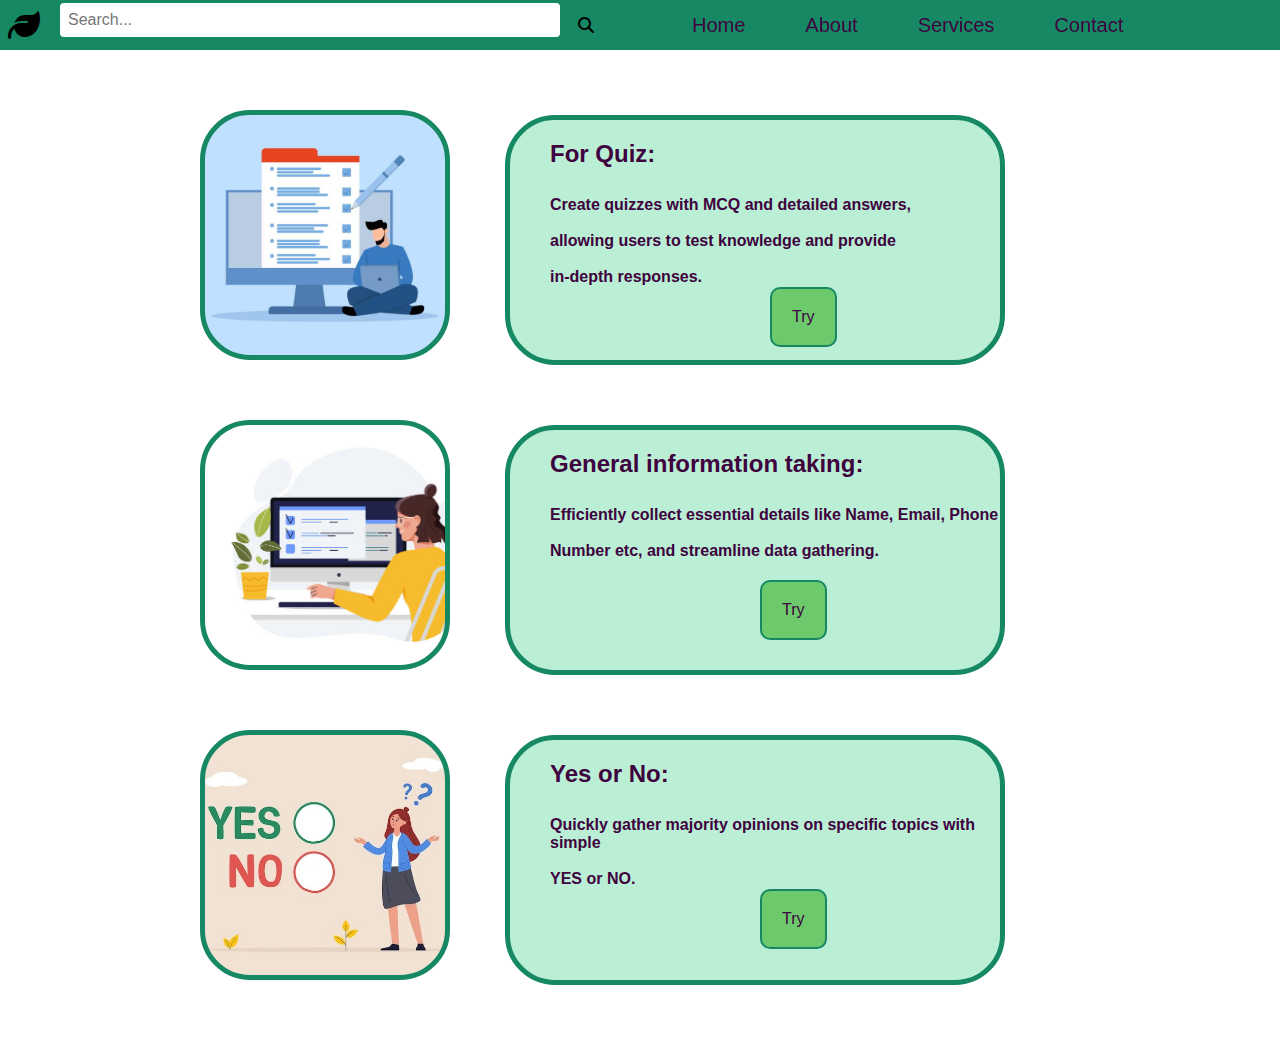
<file: next_pg.html>
<!DOCTYPE html>
<html lang="en">
<head>
    <meta charset="UTF-8">
    <meta name="viewport" content="width=device-width, initial-scale=1.0">
    <title>Sign In / Sign Up</title>
    <link rel="stylesheet" href="form.css">
    <link rel="stylesheet" href="https://cdnjs.cloudflare.com/ajax/libs/font-awesome/6.5.2/css/all.min.css">
</head>
<body>
    <div class="nav">
        <div class="logo">
            <i class="fa-solid fa-leaf fa-2x"></i>
        </div>
        <div class="nav-search">
            <input type="text" placeholder="Search...">
            <button>
                <i class="fa-solid fa-magnifying-glass"></i>
            </button>
        </div>
        <nav>
            <ul>
                <li><a onclick="location.href='home.html'">Home</a></li>
                <li><a href="#">About</a></li>
                <li><a onclick="location.href='next_pg.html'">Services</a></li>
                <li><a href="#">Contact</a></li>
            </ul>
        </nav>
    </div>
    <div class="options">
        <div class="option1">
           <div class="option1_text">
               <h2>For Quiz:<br><br></h2>
               <h3>Create quizzes with MCQ and detailed answers,<br><br> allowing users to test knowledge and provide <br><br>in-depth responses.</h3>
                <button type="button" onclick="location.href='option1.html'">Try</button>
           </div>
        </div>
        <div class="option2">
            <div class="option2_text">
                <h2>General information taking:<br><br></h2>
                <h3>Efficiently collect essential details like Name, Email, Phone <br><br>Number etc, and streamline data gathering.</h3>
                <button type="button" onclick="location.href='option2.html'">Try</button>
           </div>
        </div>
        <div class="option3">
            <div class="option3_text">
                <h2>Yes or No:<br><br></h2>
                <h3>Quickly gather majority opinions on specific topics with simple <br><br>YES or NO.</h3>
                <button type="button" onclick="location.href='option3.html'">Try</button>
           </div>
        </div>
    </div>
</body>
</html>
</file>
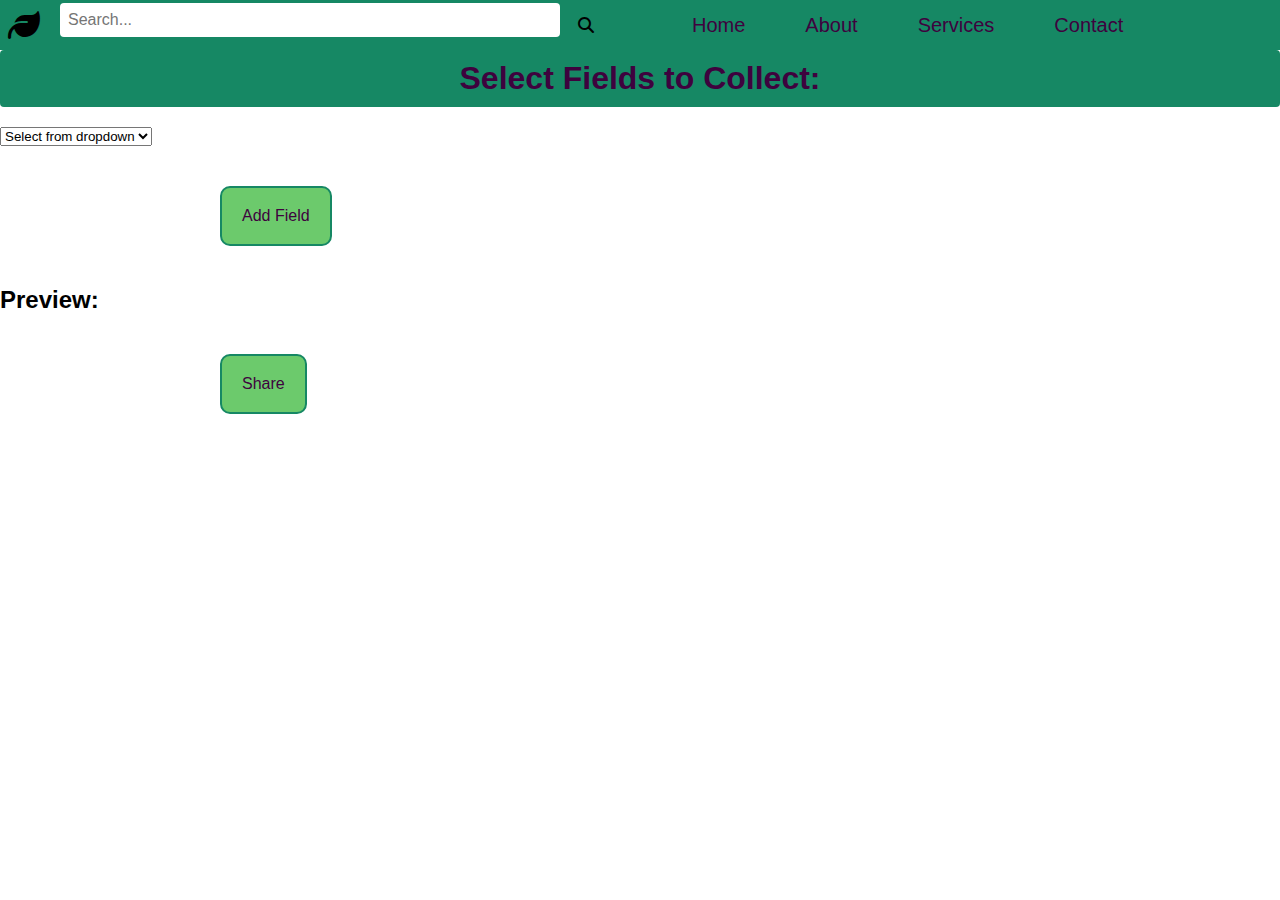
<file: option2.html>
<!DOCTYPE html>
<html lang="en">
<head>
    <meta charset="UTF-8">
    <meta name="viewport" content="width=device-width, initial-scale=1.0">
    <title>www.LeafForms.com</title>
    <link rel="stylesheet" href="style.css">
    <link rel="stylesheet" href="https://cdnjs.cloudflare.com/ajax/libs/font-awesome/6.5.2/css/all.min.css">
</head>
<body>
    <div class="nav">
        <div class="logo">
            <i class="fa-solid fa-leaf fa-2x"></i>
        </div>
        <div class="nav-search">
            <input type="text" placeholder="Search...">
            <button>
                <i class="fa-solid fa-magnifying-glass"></i>
            </button>
        </div>
        <nav>
            <ul>
                <li><a onclick="location.href='index.html'">Home</a></li>
                <li><a href="#">About</a></li>
                <li><a onclick="location.href='loginPage.html'">Services</a></li>
                <li><a onclick="location.href='contact.html'">Contact</a></li>
            </ul>
        </nav>
    </div>
    <div class="container">
        <div class="form-type-selection">
            <h1>Select Fields to Collect:</h1>
            <select id="field-type">
                <option value="Select">Select from dropdown</option>
                <option value="name">Name</option>
                <option value="email">Email</option>
                <option value="phone">Phone Number</option>
                <option value="address">Address</option>
            </select>
            <button class="add-btn" onclick="addField()">Add Field</button>
        </div>

        <form id="generated-form">
            <h2>Preview:</h2>
            <div id="fields-container"></div>
            <button class="share-btn" type="button" onclick="shareForm()">Share</button>
        </form>
        <div id="form-link-container"></div>
    </div>

    <script src="script.js"></script>
</div>

<script src="script.js"></script>
</body>
</html>
</file>
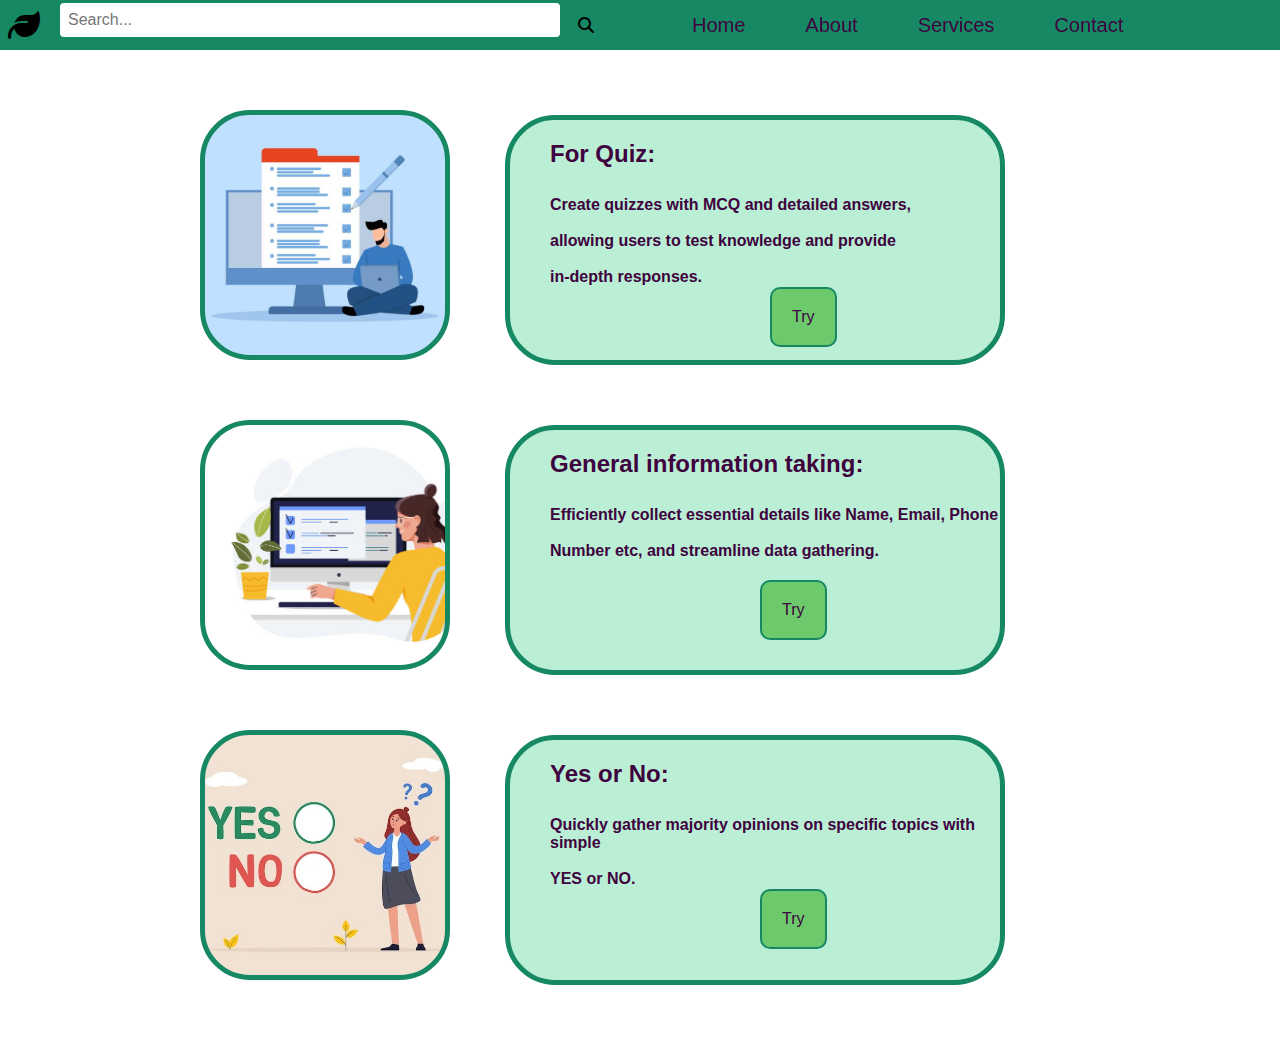
<file: services.html>
<!DOCTYPE html>
<html lang="en">
<head>
    <meta charset="UTF-8">
    <meta name="viewport" content="width=device-width, initial-scale=1.0">
    <title>www.LeafForms.com</title>
    <link rel="stylesheet" href="style.css">
    <link rel="stylesheet" href="https://cdnjs.cloudflare.com/ajax/libs/font-awesome/6.5.2/css/all.min.css">
</head>
<body>
    <div class="nav">
        <div class="logo">
            <i class="fa-solid fa-leaf fa-2x"></i>
        </div>
        <div class="nav-search">
            <input type="text" placeholder="Search...">
            <button>
                <i class="fa-solid fa-magnifying-glass"></i>
            </button>
        </div>
        <nav>
            <ul>
                <li><a onclick="location.href='index.html'">Home</a></li>
                <li><a onclick="location.href='about.html'">About</a></li>
                <li><a onclick="location.href='loginPage.html'">Services</a></li>
                <li><a onclick="location.href='contact.html'">Contact</a></li>
            </ul>
        </nav>
    </div>
    <div class="options">
        <div class="option1">
           <div class="option1_text">
               <h2>For Quiz:<br><br></h2>
               <h3>Create quizzes with MCQ and detailed answers,<br><br> allowing users to test knowledge and provide <br><br>in-depth responses.</h3>
                <button type="button" onclick="location.href='option1.html'">Try</button>
           </div>
        </div>
        <div class="option2">
            <div class="option2_text">
                <h2>General information taking:<br><br></h2>
                <h3>Efficiently collect essential details like Name, Email, Phone <br><br>Number etc, and streamline data gathering.</h3>
                <button type="button" onclick="location.href='option2.html'">Try</button>
           </div>
        </div>
        <div class="option3">
            <div class="option3_text">
                <h2>Yes or No:<br><br></h2>
                <h3>Quickly gather majority opinions on specific topics with simple <br><br>YES or NO.</h3>
                <button type="button" onclick="location.href='option3.html'">Try</button>
           </div>
        </div>
    </div>
</body>
</html>
</file>
<file: form.css>
* {
    font-family: 'Franklin Gothic Medium', 'Arial Narrow', Arial, sans-serif;
    color: rgb(0, 0, 0);
    margin: 0;
    padding: 0;
    box-sizing: border-box;
}

.logo {
    display: flex;
    align-items: center;
    color: rgb(62, 2, 62);
    margin-right: 20px;
}

.nav {
    display: flex;
    align-items: center;
    background-color: #168864;
    padding: 8px;
    height: 50px;
}

.nav-search {
    display: flex;
    align-items: center;
    border-radius: 4px;
    margin-right: 20px;
}

.nav-search input[type="text"] {
    padding: 8px;
    border: none;
    width: 500px;
    border-radius: 4px;
    font-size: 1rem;
}

.nav-search button {
    background-color: transparent;
    border: none;
    cursor: pointer;
    padding: 8px;
    border-radius: 4px;
    margin-left: 10px;
}

nav ul {
    list-style-type: none;
    display: flex;
    justify-content: space-evenly;
    flex-grow: 1;
}

nav ul li {
    margin: 0 30px;
}

nav a {
    color: rgb(62, 2, 62);
    text-decoration: none;
    font-size: 20px;
    transition: color 0.3s ease-in-out;
}

nav a:hover {
    color: #ddd;
}

nav a:active {
    color: #aaa;
}

nav {
    position: sticky;
    top: 0;
    z-index: 100;
}

.text {
    background-color: rgb(187, 239, 213);
    text-align: center;
    padding: 20px;
}

.text1 {
    font-size: 80px;
    color: darkmagenta;
}

.text2 {
    background-color: rgb(187, 239, 213);
    font-size: 35px;
    color: rgb(62, 2, 62);
}

.text3 {
    background-color: rgb(187, 239, 213);
    color: aqua;
    padding: 20px;
}

.fbutton {
    background-color: rgb(187, 239, 213);
    text-align: center;
    margin: 1px;
    margin-left: 320px;
}

button {
    background-color: rgb(108, 202, 108);
    color: rgb(62, 2, 62);
    border: 2px solid #168864;
    height: 60px;
    border-radius: 10px;
    padding: 10px 20px;
    cursor: pointer;
    font-size: 16px;
    transition: font-size 0.2s ease-in-out;
}

button:hover {
    font-size: 18px;
}

h1 {
    background-color: #168864;
    color: white;
    padding: 10px;
    border-radius: 4px;
}

.img1 {
    padding-top: 10px;
}

.text3 {
    display: flex;
    justify-content: space-around;
}

.form-container {
    background-color: rgb(187, 239, 213);
    width: 500px;
    height: 500px;
    margin: 30px auto;
    border: 5px solid;
    border-radius: 10px;
    padding: 10px;
    box-sizing: border-box;
    color: rgb(62, 2, 62);
}
.name{
    font-size: 28px;
    color: rgb(62, 2, 62);
    padding-left: 160px;
    padding-bottom: 8px;
}
.form-group {
    font-size: 20px;
    margin-bottom: 20px;
    text-align: center;
}

.form-group label {
    color: rgb(62, 2, 62);
    margin-bottom: 10px;
    display: block;
}

#username{
    width: 50%;
}

.form-group input {
    width: 50%;
    padding: 8px;
    box-sizing: border-box;
    padding: 8px;
    margin: 0 auto;
    display: block;
}

.signbutton {
    display: flex;
    justify-content: space-around;
}
.signbutton1 {
    display: flex;
    justify-content: space-around;
}
.signbutton button {
    background-color: #168864;
    color: rgb(62, 2, 62);
    border: 2px solid rgb(62, 2, 62);
    height: 40px;
    width: 80px;
    border-radius: 10px;
    cursor: pointer;
    font-size: 16px;
}
.signbutton1 button {
    background-color: #168864;
    color: rgb(62, 2, 62);
    border: 2px solid rgb(62, 2, 62);
    height: 80px;
    width: 300px;
    border-radius: 10px;
    cursor: pointer;
    font-size: 20px;
    display: inline;
    margin-left: 10px;
    margin-right: 10px;
}

.login_button {
    margin-top: 8px;
    height: 50px;
    width: 330px;
    margin-right: 1000px;
    font-size: 10px;
}

.login_button button {
    background-color: #168864;
    color: rgb(62, 2, 62);
    border: 2px solid rgb(62, 2, 62);
    height: 40px;
    width: 100px;
    border-radius: 10px;
    cursor: pointer;
    font-size: 16px;
    padding-left: 25px;
    padding-right: 25px;
    padding-top: 25px;
    padding-bottom: 25px;
    align-items: center;
}

.option1{
    width: 250px;
    height: 250px;
    border-radius: 50px;
    margin: 60px;
    margin-left: 200px;
    background-image: url("option1.jpg");
    background-size: cover;
    border: 5px solid;
    border-color: #168864;
}
.option1_text h2{
    color: rgb(62, 2, 62);
}
.option2_text h2{
    color: rgb(62, 2, 62);
}
.option3_text h2{
    color: rgb(62, 2, 62);
}
.option1_text{
    height: 250px;
    width: 500px;
    border-radius: 50px;
    border: 5px solid;
    border-color: #168864;
    background-color: rgb(187, 239, 213);
    margin-left: 300px;
    padding-left: 40px;
    padding-top: 20px;
    color: rgb(62, 2, 62);
}
.option2{
    width: 250px;
    height: 250px;
    border-radius: 50px;
    margin: 60px;
    margin-left: 200px;
    background-image: url("option2.jpg");
    background-size: cover;
    border: 5px solid;
    border-color: #168864;
}
.option2_text{
    height: 250px;
    width: 500px;
    border-radius: 50px;
    border: 5px solid;
    border-color: #168864;
    background-color: rgb(187, 239, 213);
    margin-left: 300px;
    padding-left: 40px;
    padding-top: 20px;
    color: rgb(62, 2, 62);
}
.option3{
    width: 250px;
    height: 250px;
    border-radius: 50px;
    margin: 60px;
    margin-left: 200px;
    background-image: url("option31.jpg");
    background-size: cover;
    border: 5px solid;
    border-color: #168864;
}
.option3_text{
    height: 250px;
    width: 500px;
    border-radius: 50px;
    border: 5px solid;
    border-color: #168864;
    background-color: rgb(187, 239, 213);
    margin-left: 300px;
    padding-left: 40px;
    padding-top: 20px;
    color: rgb(62, 2, 62);
}
.option1_text button{
    display: flex;
    justify-content: center;
    align-items: center;
    margin-top: 1px;
    margin-right: 80px;
}.option2_text button{
    display: flex;
    justify-content: center;
    align-items: center;
    margin-top: 20px;
    margin-left: 210px;
}
.option3_text button{
    display: flex;
    justify-content: center;
    align-items: center;
    margin-top: 1px;
    margin-left: 210px;
}
.option1_text h3{
    color: rgb(62, 2, 62);
    font-size: 16px;
}
.option2_text h3{
    color: rgb(62, 2, 62);
    font-size: 16px;
}.option3_text h3{
    color: rgb(62, 2, 62);
    font-size: 16px;
}
.quiz-generator-container {
    background-color: #fff;
    padding: 20px;
    border-radius: 10px;
    border-color: rgb(62, 2, 62);
    box-shadow: 0 2px 10px rgb(62, 2, 62);
    width: 100%;
    max-width: 600px;
    margin: 100px;
    margin-left: 300px;
}

h1 {
    color: rgb(62, 2, 62);
    text-align: center;
    margin-bottom: 20px;
}

.quiz-type-selection {
    color: rgb(62, 2, 62);
    font-size: 18px;
    margin-bottom: 20px;
    margin-left: 25px;
}

label {
    color: rgb(62, 2, 62);
    margin-right: 10px;
}

button {
    display: flex;
    justify-content: center;
    margin: 40px;
    align-items: center;
    margin-left: 220px;
}

.form-group {
    margin-bottom: 15px;
}

input[type="text"],
textarea {
    width: 100%;
    padding: 10px;
    border: 1px solid #ccc;
    border-radius: 5px;
    box-sizing: border-box;
    margin-bottom: 10px;
}
#question-type{
    margin: 20px;
    margin-left: 30px;
    color: rgb(62, 2, 62);
    font-size: 18px;
}
button.add-field {
    background-color: #007bff;
    color: rgb(62, 2, 62);
    border: none;
    border-radius: 5px;
    padding: 10px;
    cursor: pointer;
    margin-top: 10px;
}

button.add-field:hover {
    background-color: rgb(62, 2, 62);
}
</file>
<file: style.css>
* {
    font-family: 'Franklin Gothic Medium', 'Arial Narrow', Arial, sans-serif;
    color: rgb(0, 0, 0);
    margin: 0;
    padding: 0;
    box-sizing: border-box;
}

.logo {
    display: flex;
    align-items: center;
    color: rgb(62, 2, 62);
    margin-right: 20px;
}

.nav {
    display: flex;
    align-items: center;
    background-color: #168864;
    padding: 8px;
    height: 50px;
}

.nav-search {
    display: flex;
    align-items: center;
    border-radius: 4px;
    margin-right: 20px;
}

.nav-search input[type="text"] {
    padding: 8px;
    border: none;
    width: 500px;
    border-radius: 4px;
    font-size: 1rem;
}

.nav-search button {
    background-color: transparent;
    border: none;
    cursor: pointer;
    padding: 8px;
    border-radius: 4px;
    margin-left: 10px;
}

nav ul {
    list-style-type: none;
    display: flex;
    justify-content: space-evenly;
    flex-grow: 1;
}

nav ul li {
    margin: 0 30px;
}

nav a {
    color: rgb(62, 2, 62);
    text-decoration: none;
    font-size: 20px;
    transition: color 0.3s ease-in-out;
}

nav a:hover {
    color: #ddd;
}

nav a:active {
    color: #aaa;
}

nav {
    position: sticky;
    top: 0;
    z-index: 100;
}

.text {
    background-color: rgb(187, 239, 213);
    text-align: center;
    padding: 20px;
}

.text1 {
    font-size: 80px;
    color: darkmagenta;
}

.text2 {
    background-color: rgb(187, 239, 213);
    font-size: 35px;
    color: rgb(62, 2, 62);
}

.text3 {
    background-color: rgb(187, 239, 213);
    color: aqua;
    padding: 20px;
}

.fbutton {
    background-color: rgb(187, 239, 213);
    text-align: center;
    margin: 1px;
    margin-left: 320px;
}

button {
    background-color: rgb(108, 202, 108);
    color: rgb(62, 2, 62);
    border: 2px solid #168864;
    height: 60px;
    border-radius: 10px;
    padding: 10px 20px;
    cursor: pointer;
    font-size: 16px;
    transition: font-size 0.2s ease-in-out;
}

button:hover {
    font-size: 18px;
}

h1 {
    background-color: #168864;
    color: white;
    padding: 10px;
    border-radius: 4px;
}

.img1 {
    padding-top: 10px;
}

.text3 {
    display: flex;
    justify-content: space-around;
}

.form-container {
    background-color: rgb(187, 239, 213);
    width: 500px;
    height: 500px;
    margin: 30px auto;
    border: 5px solid;
    border-radius: 10px;
    padding: 10px;
    box-sizing: border-box;
    color: rgb(62, 2, 62);
}
.name{
    font-size: 28px;
    color: rgb(62, 2, 62);
    padding-left: 160px;
    padding-bottom: 8px;
}
.form-group {
    font-size: 20px;
    margin-bottom: 20px;
    text-align: center;
}

.form-group label {
    color: rgb(62, 2, 62);
    margin-bottom: 10px;
    display: block;
}

#username{
    width: 50%;
}

.form-group input {
    width: 50%;
    padding: 8px;
    box-sizing: border-box;
    padding: 8px;
    margin: 0 auto;
    display: block;
}

.signbutton {
    display: flex;
    justify-content: space-around;
}
.signbutton1 {
    display: flex;
    justify-content: space-around;
}
.signbutton button {
    background-color: #168864;
    color: rgb(62, 2, 62);
    border: 2px solid rgb(62, 2, 62);
    height: 40px;
    width: 80px;
    border-radius: 10px;
    cursor: pointer;
    font-size: 16px;
}
.signbutton1 button {
    background-color: #168864;
    color: rgb(62, 2, 62);
    border: 2px solid rgb(62, 2, 62);
    height: 80px;
    width: 300px;
    border-radius: 10px;
    cursor: pointer;
    font-size: 20px;
    display: inline;
    margin-left: 10px;
    margin-right: 10px;
}

.login_button {
    margin-top: 8px;
    height: 50px;
    width: 330px;
    margin-right: 1000px;
    font-size: 10px;
}

.login_button button {
    background-color: #168864;
    color: rgb(62, 2, 62);
    border: 2px solid rgb(62, 2, 62);
    height: 40px;
    width: 100px;
    border-radius: 10px;
    cursor: pointer;
    font-size: 16px;
    padding-left: 25px;
    padding-right: 25px;
    padding-top: 25px;
    padding-bottom: 25px;
    align-items: center;
}

.option1{
    width: 250px;
    height: 250px;
    border-radius: 50px;
    margin: 60px;
    margin-left: 200px;
    background-image: url("option1.jpg");
    background-size: cover;
    border: 5px solid;
    border-color: #168864;
}
.option1_text h2{
    color: rgb(62, 2, 62);
}
.option2_text h2{
    color: rgb(62, 2, 62);
}
.option3_text h2{
    color: rgb(62, 2, 62);
}
.option1_text{
    height: 250px;
    width: 500px;
    border-radius: 50px;
    border: 5px solid;
    border-color: #168864;
    background-color: rgb(187, 239, 213);
    margin-left: 300px;
    padding-left: 40px;
    padding-top: 20px;
    color: rgb(62, 2, 62);
}
.option2{
    width: 250px;
    height: 250px;
    border-radius: 50px;
    margin: 60px;
    margin-left: 200px;
    background-image: url("option2.jpg");
    background-size: cover;
    border: 5px solid;
    border-color: #168864;
}
.option2_text{
    height: 250px;
    width: 500px;
    border-radius: 50px;
    border: 5px solid;
    border-color: #168864;
    background-color: rgb(187, 239, 213);
    margin-left: 300px;
    padding-left: 40px;
    padding-top: 20px;
    color: rgb(62, 2, 62);
}
.option3{
    width: 250px;
    height: 250px;
    border-radius: 50px;
    margin: 60px;
    margin-left: 200px;
    background-image: url("option31.jpg");
    background-size: cover;
    border: 5px solid;
    border-color: #168864;
}
.option3_text{
    height: 250px;
    width: 500px;
    border-radius: 50px;
    border: 5px solid;
    border-color: #168864;
    background-color: rgb(187, 239, 213);
    margin-left: 300px;
    padding-left: 40px;
    padding-top: 20px;
    color: rgb(62, 2, 62);
}
.option1_text button{
    display: flex;
    justify-content: center;
    align-items: center;
    margin-top: 1px;
    margin-right: 80px;
}.option2_text button{
    display: flex;
    justify-content: center;
    align-items: center;
    margin-top: 20px;
    margin-left: 210px;
}
.option3_text button{
    display: flex;
    justify-content: center;
    align-items: center;
    margin-top: 1px;
    margin-left: 210px;
}
.option1_text h3{
    color: rgb(62, 2, 62);
    font-size: 16px;
}
.option2_text h3{
    color: rgb(62, 2, 62);
    font-size: 16px;
}.option3_text h3{
    color: rgb(62, 2, 62);
    font-size: 16px;
}
.quiz-generator-container {
    background-color: #fff;
    padding: 20px;
    border-radius: 10px;
    border-color: rgb(62, 2, 62);
    box-shadow: 0 2px 10px rgb(62, 2, 62);
    width: 100%;
    max-width: 600px;
    margin: 100px;
    margin-left: 300px;
}

h1 {
    color: rgb(62, 2, 62);
    text-align: center;
    margin-bottom: 20px;
}

.quiz-type-selection {
    color: rgb(62, 2, 62);
    font-size: 18px;
    margin-bottom: 20px;
    margin-left: 25px;
}

label {
    color: rgb(62, 2, 62);
    margin-right: 10px;
}

button {
    display: flex;
    justify-content: center;
    margin: 40px;
    align-items: center;
    margin-left: 220px;
}

.form-group {
    margin-bottom: 15px;
}

input[type="text"],
textarea {
    width: 100%;
    padding: 10px;
    border: 1px solid #ccc;
    border-radius: 5px;
    box-sizing: border-box;
    margin-bottom: 10px;
}
#question-type{
    margin: 20px;
    margin-left: 30px;
    color: rgb(62, 2, 62);
    font-size: 18px;
}
button.add-field {
    background-color: #007bff;
    color: rgb(62, 2, 62);
    border: none;
    border-radius: 5px;
    padding: 10px;
    cursor: pointer;
    margin-top: 10px;
}

button.add-field:hover {
    background-color: rgb(62, 2, 62);
}
</file>
